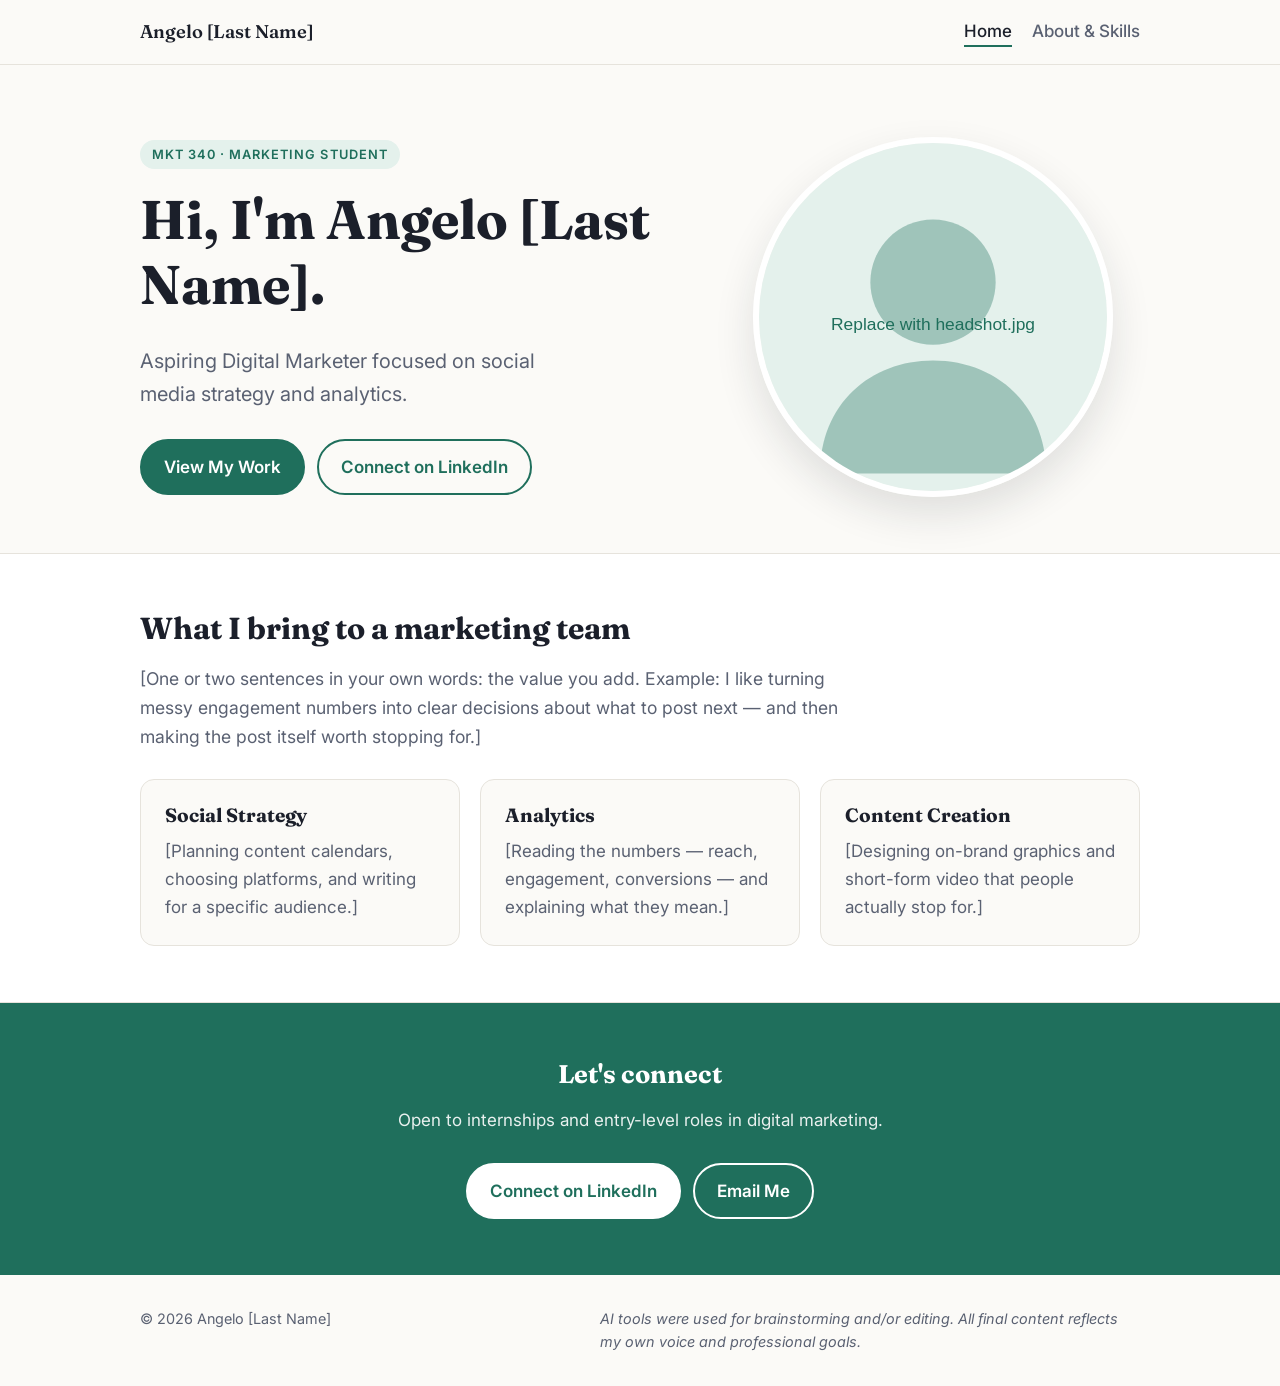
<file: website/index.html>
<!doctype html>
<html lang="en">
<head>
  <meta charset="utf-8">
  <meta name="viewport" content="width=device-width, initial-scale=1">
  <!-- SEO: keyword-optimized page title (primary keyword first, name second, under ~60 characters) -->
  <title>Aspiring Digital Marketer | Social Media &amp; Analytics | Angelo</title>
  <meta name="description" content="Angelo is an aspiring digital marketer focused on social media strategy, content marketing, and analytics. View my work and connect on LinkedIn.">
  <meta name="keywords" content="digital marketing, social media strategy, marketing analytics, content marketing, marketing student portfolio">
  <meta property="og:title" content="Angelo | Aspiring Digital Marketer">
  <meta property="og:description" content="Social media strategy, content, and analytics — built on data, told with story.">
  <link rel="preconnect" href="https://fonts.googleapis.com">
  <link rel="preconnect" href="https://fonts.gstatic.com" crossorigin>
  <link href="https://fonts.googleapis.com/css2?family=Fraunces:wght@500;600&family=Inter:wght@400;500;600&display=swap" rel="stylesheet">
  <link rel="stylesheet" href="styles.css">
</head>
<body>

  <header class="site-header">
    <div class="wrap">
      <a class="brand" href="index.html">Angelo [Last Name]</a>
      <nav class="nav" aria-label="Main">
        <a href="index.html" aria-current="page">Home</a>
        <a href="about.html">About &amp; Skills</a>
      </nav>
    </div>
  </header>

  <main>
    <!-- WHO ARE YOU? WHAT DO YOU DO? -->
    <section class="hero">
      <div class="wrap">
        <div>
          <span class="eyebrow">MKT 340 · Marketing Student</span>
          <h1>Hi, I'm Angelo [Last Name].</h1>
          <p class="tagline">Aspiring Digital Marketer focused on social media strategy and analytics.</p>
          <div class="btn-row">
            <a class="btn btn-primary" href="about.html#work">View My Work</a>
            <a class="btn btn-secondary" href="https://www.linkedin.com/in/YOUR-PROFILE" target="_blank" rel="noopener">Connect on LinkedIn</a>
          </div>
        </div>
        <!-- Replace images/headshot.svg with your own photo, e.g. images/headshot.jpg -->
        <img class="headshot" src="images/headshot.svg" alt="Professional headshot of Angelo [Last Name]">
      </div>
    </section>

    <!-- WHY SHOULD THEY CARE? -->
    <section class="section-alt">
      <div class="wrap">
        <h2 class="section-title">What I bring to a marketing team</h2>
        <p class="lead">[One or two sentences in your own words: the value you add. Example: I like turning messy engagement numbers into clear decisions about what to post next — and then making the post itself worth stopping for.]</p>
        <div class="grid-3">
          <div class="card">
            <h3>Social Strategy</h3>
            <p>[Planning content calendars, choosing platforms, and writing for a specific audience.]</p>
          </div>
          <div class="card">
            <h3>Analytics</h3>
            <p>[Reading the numbers — reach, engagement, conversions — and explaining what they mean.]</p>
          </div>
          <div class="card">
            <h3>Content Creation</h3>
            <p>[Designing on-brand graphics and short-form video that people actually stop for.]</p>
          </div>
        </div>
      </div>
    </section>

    <section class="cta-band">
      <div class="wrap">
        <h2>Let's connect</h2>
        <p>Open to internships and entry-level roles in digital marketing.</p>
        <div class="btn-row">
          <a class="btn btn-primary" href="https://www.linkedin.com/in/YOUR-PROFILE" target="_blank" rel="noopener">Connect on LinkedIn</a>
          <a class="btn btn-secondary" href="mailto:your.email@school.edu">Email Me</a>
        </div>
      </div>
    </section>
  </main>

  <footer class="site-footer">
    <div class="wrap">
      <span>&copy; 2026 Angelo [Last Name]</span>
      <p class="ai-disclosure">AI tools were used for brainstorming and/or editing. All final content reflects my own voice and professional goals.</p>
    </div>
  </footer>

</body>
</html>
</file>
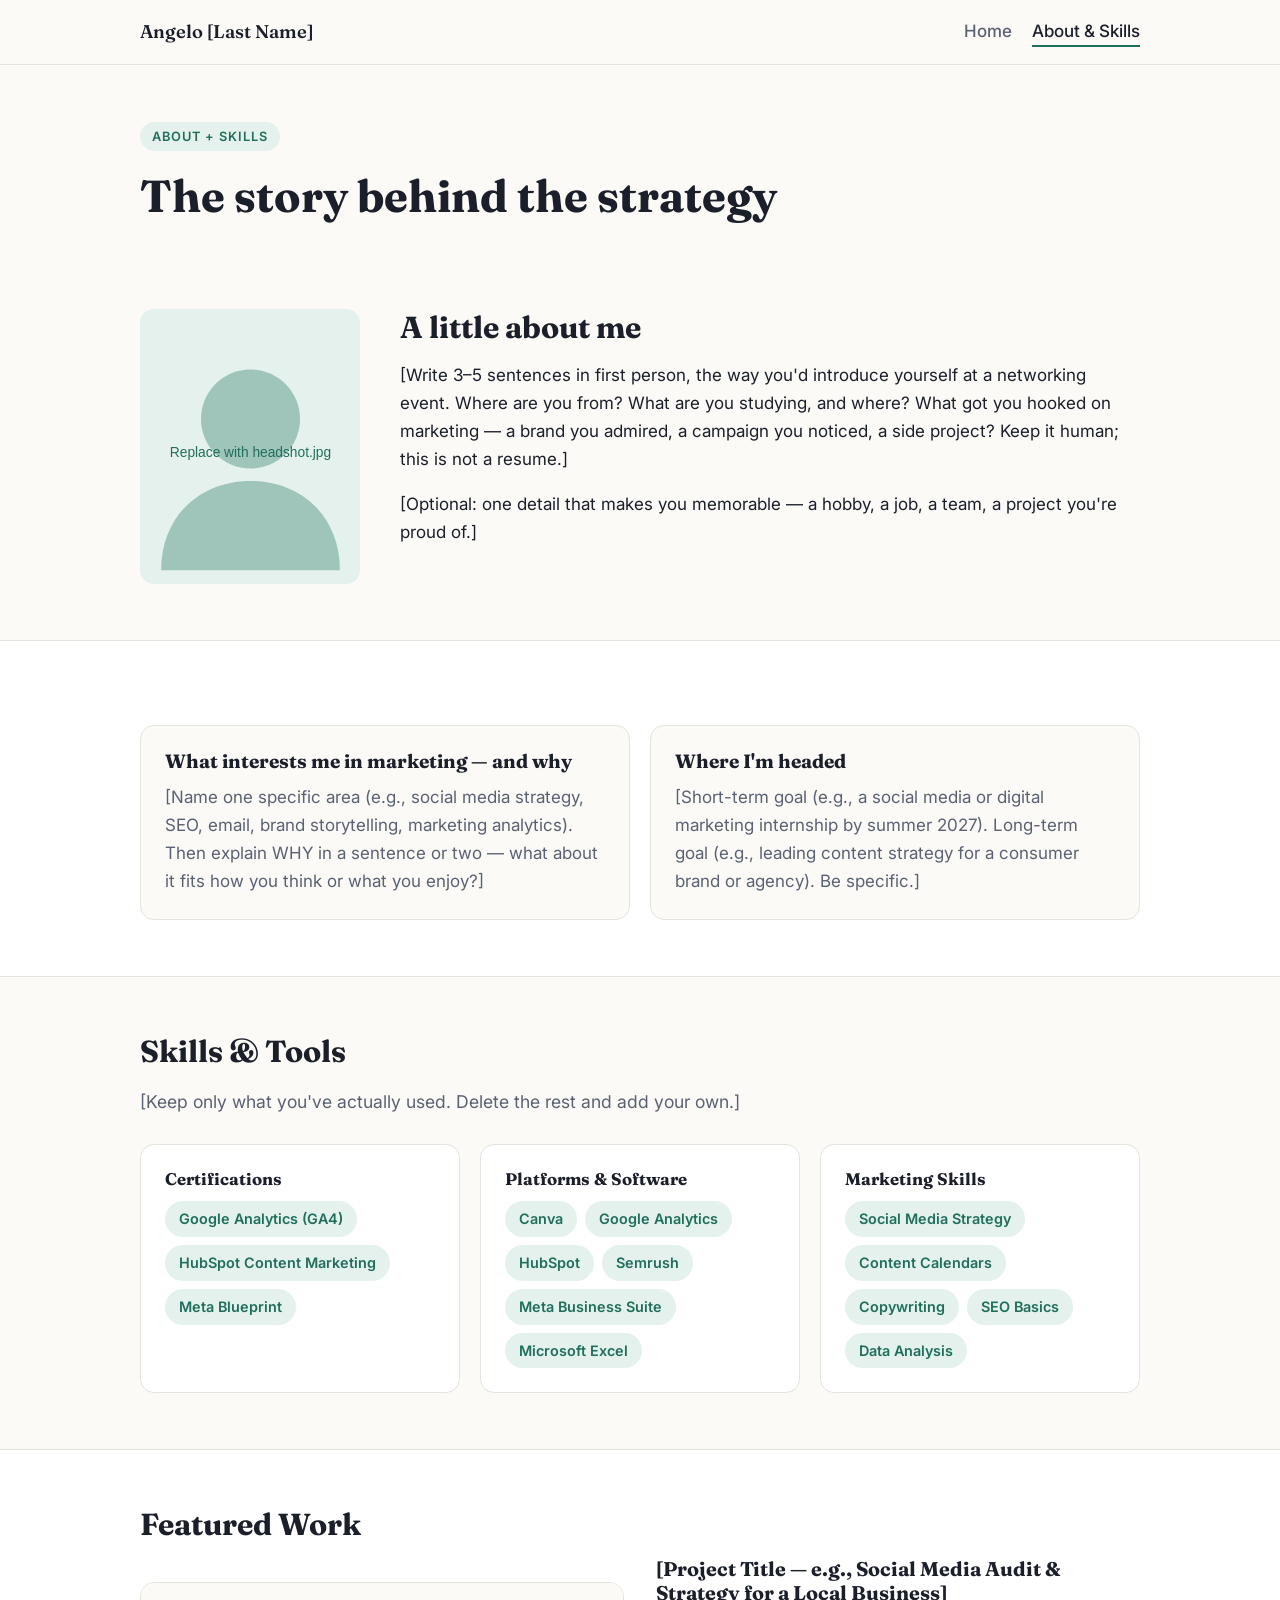
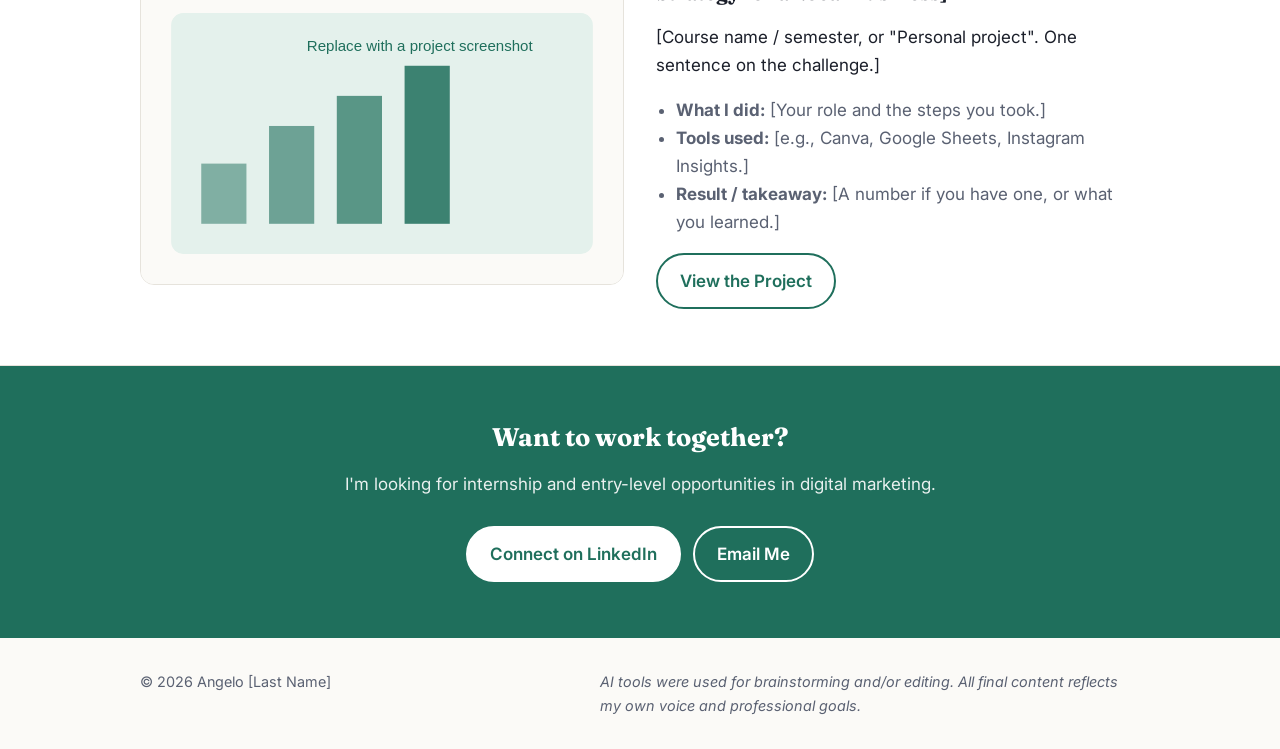
<file: website/about.html>
<!doctype html>
<html lang="en">
<head>
  <meta charset="utf-8">
  <meta name="viewport" content="width=device-width, initial-scale=1">
  <!-- SEO: keyword-optimized page title -->
  <title>About Angelo | Digital Marketing Skills, Tools &amp; Portfolio</title>
  <meta name="description" content="About Angelo, an aspiring digital marketer: career goals, marketing interests, and skills in Google Analytics, Canva, HubSpot, and social media strategy.">
  <meta name="keywords" content="digital marketing skills, Google Analytics, Canva, HubSpot, social media marketing portfolio">
  <link rel="preconnect" href="https://fonts.googleapis.com">
  <link rel="preconnect" href="https://fonts.gstatic.com" crossorigin>
  <link href="https://fonts.googleapis.com/css2?family=Fraunces:wght@500;600&family=Inter:wght@400;500;600&display=swap" rel="stylesheet">
  <link rel="stylesheet" href="styles.css">
</head>
<body>

  <header class="site-header">
    <div class="wrap">
      <a class="brand" href="index.html">Angelo [Last Name]</a>
      <nav class="nav" aria-label="Main">
        <a href="index.html">Home</a>
        <a href="about.html" aria-current="page">About &amp; Skills</a>
      </nav>
    </div>
  </header>

  <main>
    <div class="page-head">
      <div class="wrap">
        <span class="eyebrow">About + Skills</span>
        <h1>The story behind the strategy</h1>
      </div>
    </div>

    <!-- BIO (your voice, not a resume) -->
    <section>
      <div class="wrap bio">
        <img src="images/headshot.svg" alt="Angelo [Last Name]">
        <div>
          <h2 class="section-title">A little about me</h2>
          <p>[Write 3–5 sentences in first person, the way you'd introduce yourself at a networking event. Where are you from? What are you studying, and where? What got you hooked on marketing — a brand you admired, a campaign you noticed, a side project? Keep it human; this is not a resume.]</p>
          <p>[Optional: one detail that makes you memorable — a hobby, a job, a team, a project you're proud of.]</p>
        </div>
      </div>
    </section>

    <!-- INTEREST + GOALS -->
    <section class="section-alt">
      <div class="wrap">
        <div class="grid-2">
          <div class="card">
            <h3>What interests me in marketing — and why</h3>
            <p>[Name one specific area (e.g., social media strategy, SEO, email, brand storytelling, marketing analytics). Then explain WHY in a sentence or two — what about it fits how you think or what you enjoy?]</p>
          </div>
          <div class="card">
            <h3>Where I'm headed</h3>
            <p>[Short-term goal (e.g., a social media or digital marketing internship by summer 2027). Long-term goal (e.g., leading content strategy for a consumer brand or agency). Be specific.]</p>
          </div>
        </div>
      </div>
    </section>

    <!-- SKILLS & TOOLS -->
    <section>
      <div class="wrap">
        <h2 class="section-title">Skills &amp; Tools</h2>
        <p class="lead">[Keep only what you've actually used. Delete the rest and add your own.]</p>
        <div class="grid-3">
          <div class="card skill-group">
            <h3>Certifications</h3>
            <ul class="tags">
              <li>Google Analytics (GA4)</li>
              <li>HubSpot Content Marketing</li>
              <li>Meta Blueprint</li>
            </ul>
          </div>
          <div class="card skill-group">
            <h3>Platforms &amp; Software</h3>
            <ul class="tags">
              <li>Canva</li>
              <li>Google Analytics</li>
              <li>HubSpot</li>
              <li>Semrush</li>
              <li>Meta Business Suite</li>
              <li>Microsoft Excel</li>
            </ul>
          </div>
          <div class="card skill-group">
            <h3>Marketing Skills</h3>
            <ul class="tags">
              <li>Social Media Strategy</li>
              <li>Content Calendars</li>
              <li>Copywriting</li>
              <li>SEO Basics</li>
              <li>Data Analysis</li>
            </ul>
          </div>
        </div>
      </div>
    </section>

    <!-- ACADEMIC / CREATIVE WORK -->
    <section class="section-alt" id="work">
      <div class="wrap">
        <h2 class="section-title">Featured Work</h2>
        <div class="work">
          <!-- Replace with a screenshot of the actual project -->
          <img src="images/project.svg" alt="Screenshot of [project name]">
          <div>
            <h3>[Project Title — e.g., Social Media Audit &amp; Strategy for a Local Business]</h3>
            <p>[Course name / semester, or "Personal project". One sentence on the challenge.]</p>
            <ul>
              <li><strong>What I did:</strong> [Your role and the steps you took.]</li>
              <li><strong>Tools used:</strong> [e.g., Canva, Google Sheets, Instagram Insights.]</li>
              <li><strong>Result / takeaway:</strong> [A number if you have one, or what you learned.]</li>
            </ul>
            <a class="btn btn-secondary" href="#" target="_blank" rel="noopener">View the Project</a>
          </div>
        </div>
      </div>
    </section>

    <section class="cta-band">
      <div class="wrap">
        <h2>Want to work together?</h2>
        <p>I'm looking for internship and entry-level opportunities in digital marketing.</p>
        <div class="btn-row">
          <a class="btn btn-primary" href="https://www.linkedin.com/in/YOUR-PROFILE" target="_blank" rel="noopener">Connect on LinkedIn</a>
          <a class="btn btn-secondary" href="mailto:your.email@school.edu">Email Me</a>
        </div>
      </div>
    </section>
  </main>

  <footer class="site-footer">
    <div class="wrap">
      <span>&copy; 2026 Angelo [Last Name]</span>
      <p class="ai-disclosure">AI tools were used for brainstorming and/or editing. All final content reflects my own voice and professional goals.</p>
    </div>
  </footer>

</body>
</html>
</file>
<file: website/styles.css>
:root {
  --ink: #1b1f2a;
  --muted: #5a6172;
  --bg: #fbfaf7;
  --card: #ffffff;
  --line: #e6e3dc;
  --accent: #1f6f5c;
  --accent-ink: #ffffff;
  --accent-soft: #e4f1ec;
  --radius: 14px;
  --max: 1040px;
}

* { box-sizing: border-box; }

html { scroll-behavior: smooth; }

body {
  margin: 0;
  font-family: "Inter", system-ui, -apple-system, "Segoe UI", Roboto, sans-serif;
  font-size: 17px;
  line-height: 1.65;
  color: var(--ink);
  background: var(--bg);
}

h1, h2, h3 {
  font-family: "Fraunces", Georgia, serif;
  line-height: 1.2;
  margin: 0 0 0.5em;
}

a { color: var(--accent); }

img { max-width: 100%; display: block; }

.wrap {
  max-width: var(--max);
  margin: 0 auto;
  padding: 0 20px;
}

/* Header / nav */
.site-header {
  border-bottom: 1px solid var(--line);
  background: var(--bg);
  position: sticky;
  top: 0;
  z-index: 10;
}
.site-header .wrap {
  display: flex;
  align-items: center;
  justify-content: space-between;
  gap: 16px;
  min-height: 64px;
}
.brand {
  font-family: "Fraunces", Georgia, serif;
  font-weight: 600;
  font-size: 1.15rem;
  color: var(--ink);
  text-decoration: none;
}
.nav { display: flex; gap: 20px; }
.nav a {
  color: var(--muted);
  text-decoration: none;
  font-weight: 500;
}
.nav a:hover,
.nav a[aria-current="page"] { color: var(--ink); }
.nav a[aria-current="page"] {
  border-bottom: 2px solid var(--accent);
}

/* Buttons */
.btn {
  display: inline-block;
  padding: 12px 22px;
  border-radius: 999px;
  font-weight: 600;
  text-decoration: none;
  border: 2px solid var(--accent);
  transition: transform 0.15s ease, background 0.15s ease;
}
.btn:hover { transform: translateY(-1px); }
.btn-primary { background: var(--accent); color: var(--accent-ink); }
.btn-secondary { background: transparent; color: var(--accent); }
.btn-row { display: flex; flex-wrap: wrap; gap: 12px; margin-top: 28px; }

/* Hero */
.hero { padding: 72px 0 56px; }
.hero .wrap {
  display: grid;
  grid-template-columns: 1.3fr 1fr;
  gap: 48px;
  align-items: center;
}
.eyebrow {
  display: inline-block;
  font-size: 0.8rem;
  font-weight: 600;
  letter-spacing: 0.08em;
  text-transform: uppercase;
  color: var(--accent);
  background: var(--accent-soft);
  padding: 4px 12px;
  border-radius: 999px;
  margin-bottom: 18px;
}
.hero h1 { font-size: clamp(2.2rem, 5vw, 3.4rem); }
.tagline {
  font-size: 1.25rem;
  color: var(--muted);
  max-width: 34ch;
}
.headshot {
  width: 100%;
  max-width: 360px;
  aspect-ratio: 1 / 1;
  object-fit: cover;
  border-radius: 50%;
  border: 6px solid var(--card);
  box-shadow: 0 18px 40px rgba(27, 31, 42, 0.12);
  justify-self: center;
}

/* Sections */
section { padding: 56px 0; }
.section-alt { background: var(--card); border-top: 1px solid var(--line); border-bottom: 1px solid var(--line); }
.section-title { font-size: 1.9rem; }
.lead { font-size: 1.1rem; color: var(--muted); max-width: 65ch; }

.grid-3 {
  display: grid;
  grid-template-columns: repeat(3, 1fr);
  gap: 20px;
  margin-top: 28px;
}
.grid-2 {
  display: grid;
  grid-template-columns: repeat(2, 1fr);
  gap: 20px;
  margin-top: 28px;
}
.card {
  background: var(--card);
  border: 1px solid var(--line);
  border-radius: var(--radius);
  padding: 24px;
}
.section-alt .card { background: var(--bg); }
.card h3 { font-size: 1.2rem; }
.card p { margin: 0; color: var(--muted); }

/* About page */
.page-head { padding: 56px 0 8px; }
.page-head h1 { font-size: clamp(2rem, 4.5vw, 2.8rem); }

.bio {
  display: grid;
  grid-template-columns: 220px 1fr;
  gap: 40px;
  align-items: start;
}
.bio img {
  border-radius: var(--radius);
  aspect-ratio: 4 / 5;
  object-fit: cover;
}
.bio p { margin-top: 0; }

.skill-group h3 { font-size: 1.05rem; margin-bottom: 12px; }
.tags { list-style: none; padding: 0; margin: 0; display: flex; flex-wrap: wrap; gap: 8px; }
.tags li {
  background: var(--accent-soft);
  color: var(--accent);
  font-weight: 600;
  font-size: 0.9rem;
  padding: 6px 14px;
  border-radius: 999px;
}

.work {
  display: grid;
  grid-template-columns: 1fr 1fr;
  gap: 32px;
  align-items: center;
}
.work img { border-radius: var(--radius); border: 1px solid var(--line); }
.work ul { padding-left: 1.2em; color: var(--muted); }

.cta-band {
  text-align: center;
  background: var(--accent);
  color: var(--accent-ink);
}
.cta-band h2 { color: var(--accent-ink); }
.cta-band p { opacity: 0.9; }
.cta-band .btn-primary { background: var(--accent-ink); color: var(--accent); border-color: var(--accent-ink); }
.cta-band .btn-secondary { color: var(--accent-ink); border-color: var(--accent-ink); }
.cta-band .btn-row { justify-content: center; }

/* Footer */
.site-footer {
  padding: 32px 0;
  font-size: 0.9rem;
  color: var(--muted);
}
.site-footer .wrap { display: flex; flex-wrap: wrap; justify-content: space-between; gap: 16px; }
.ai-disclosure { font-style: italic; max-width: 60ch; margin: 0; }

/* Mobile */
@media (max-width: 760px) {
  body { font-size: 16px; }
  .hero { padding: 40px 0; }
  .hero .wrap,
  .bio,
  .work,
  .grid-2,
  .grid-3 { grid-template-columns: 1fr; }
  .headshot { max-width: 240px; order: -1; }
  .bio img { max-width: 220px; }
  .nav { gap: 14px; }
}
</file>
